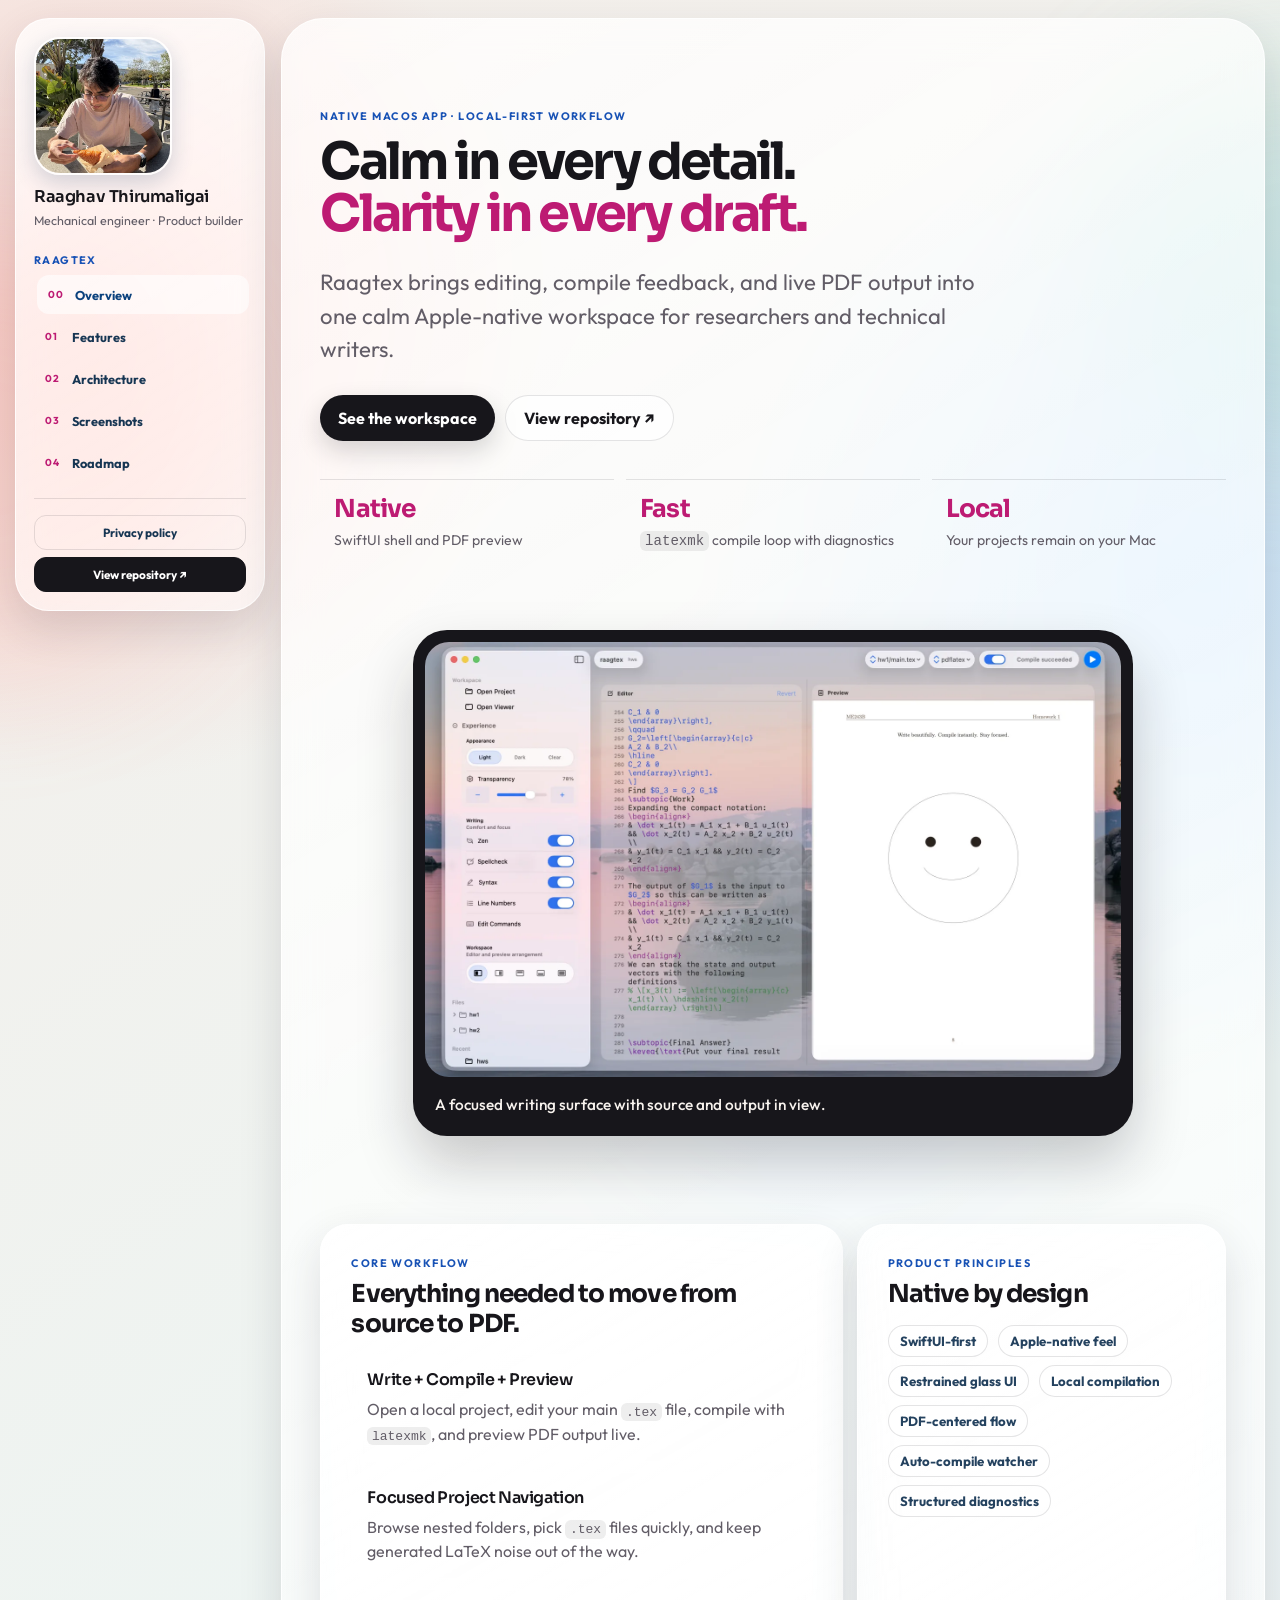
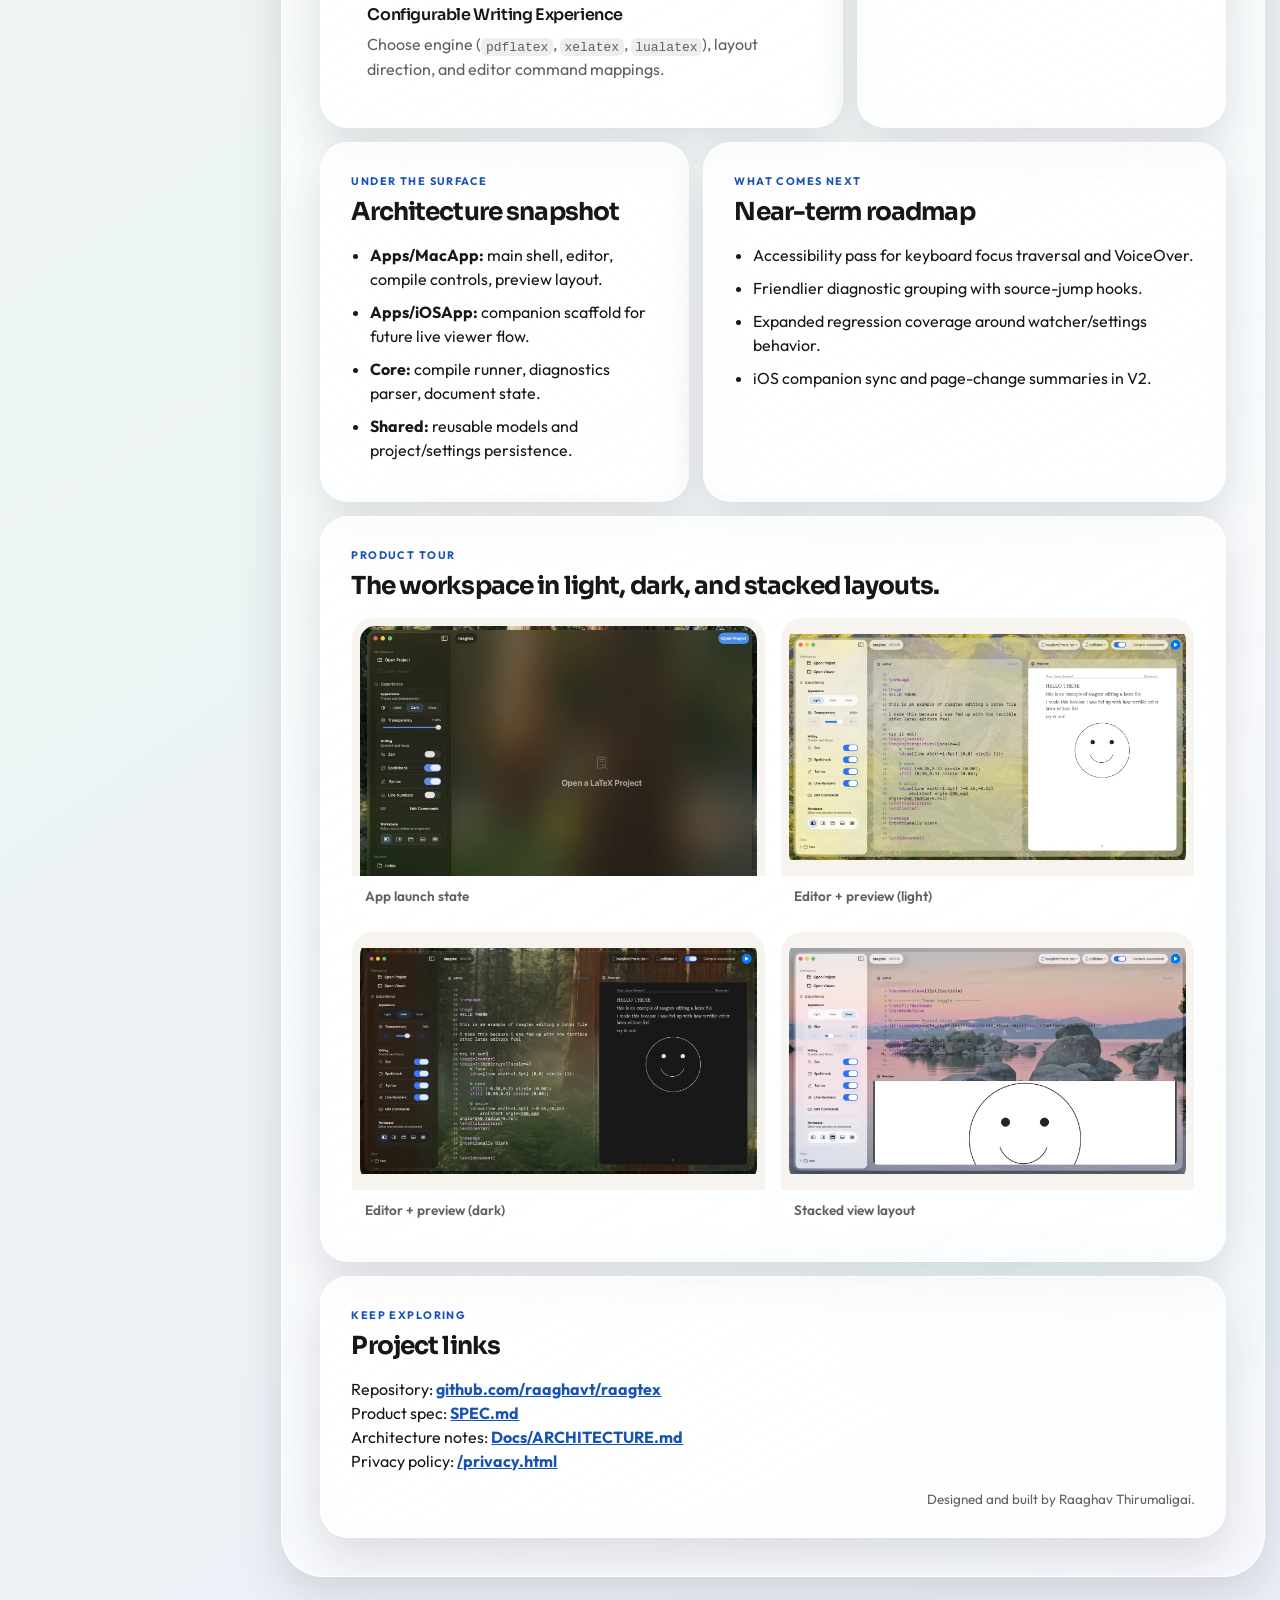
<file: Website/index.html>
<!DOCTYPE html>
<html lang="en">

<head>
  <meta charset="UTF-8" />
  <meta name="viewport" content="width=device-width, initial-scale=1.0" />
  <title>Raagtex | Native LaTeX Cockpit</title>
  <meta name="description" content="Raagtex is a calm, native Apple-first LaTeX cockpit for local writing, compiling, and live PDF preview." />
  <meta property="og:type" content="website" />
  <meta property="og:title" content="Raagtex | Native LaTeX Cockpit" />
  <meta property="og:description" content="Write, compile, and preview local LaTeX projects in one calm native workspace." />
  <meta property="og:url" content="https://raagtex.com/" />
  <meta property="og:image" content="https://raagtex.com/assets/screenshots/hero.webp" />
  <meta name="twitter:card" content="summary_large_image" />
  <meta name="twitter:title" content="Raagtex | Native LaTeX Cockpit" />
  <meta name="twitter:description" content="Write, compile, and preview local LaTeX projects in one calm native workspace." />
  <meta name="twitter:image" content="https://raagtex.com/assets/screenshots/hero.webp" />
  <link rel="preconnect" href="https://fonts.googleapis.com" />
  <link rel="preconnect" href="https://fonts.gstatic.com" crossorigin />
  <link href="https://fonts.googleapis.com/css2?family=Outfit:wght@400;500;600;700&amp;family=Sora:wght@500;700&amp;display=swap" rel="stylesheet" />
  <link rel="stylesheet" href="./styles.css" />
</head>

<body>
  <div class="bg-blobs" aria-hidden="true">
    <div class="blob a"></div>
    <div class="blob b"></div>
    <div class="blob c"></div>
  </div>

  <div class="shell">
    <aside class="nav glass">
      <a class="profile" href="https://raaghavt.com/?rgtx">
        <img class="avatar" src="./assets/profile.webp" alt="Raaghav Thirumaligai" width="480" height="480" />
        <span class="profile-name">Raaghav Thirumaligai</span>
        <span class="profile-role">Mechanical engineer · Product builder</span>
      </a>
      <p class="nav-kicker">Raagtex</p>
      <nav aria-label="Raagtex website">
        <a class="active" href="#overview"><span>00</span>Overview</a>
        <a href="#features"><span>01</span>Features</a>
        <a href="#architecture"><span>02</span>Architecture</a>
        <a href="#screenshots"><span>03</span>Screenshots</a>
        <a href="#roadmap"><span>04</span>Roadmap</a>
      </nav>
      <div class="nav-actions">
        <a href="./privacy.html">Privacy policy</a>
        <a class="nav-primary" href="https://github.com/raaghav-t/raagtex" target="_blank" rel="noopener">View repository ↗</a>
      </div>
    </aside>

    <main class="content glass">
      <section id="overview" class="hero">
        <div class="hero-copy">
          <p class="eyebrow">Native macOS app · Local-first workflow</p>
          <h1>Calm in every detail.<br /><span>Clarity in every draft.</span></h1>
          <p class="hero-lede">
            Raagtex brings editing, compile feedback, and live PDF output into one calm Apple-native workspace for researchers and technical writers.
          </p>
          <div class="hero-actions">
            <a class="button button-primary" href="#screenshots">See the workspace</a>
            <a class="button button-secondary" href="https://github.com/raaghavt/raagtex" target="_blank" rel="noopener">View repository ↗</a>
          </div>
          <div class="kpis">
            <div class="kpi"><strong>Native</strong><span>SwiftUI shell and PDF preview</span></div>
            <div class="kpi"><strong>Fast</strong><span><code>latexmk</code> compile loop with diagnostics</span></div>
            <div class="kpi"><strong>Local</strong><span>Your projects remain on your Mac</span></div>
          </div>
        </div>
        <figure class="hero-media">
          <img src="./assets/screenshots/hero.webp" alt="Raagtex editor and PDF preview on macOS" width="1600" height="1000" />
          <figcaption>A focused writing surface with source and output in view.</figcaption>
        </figure>
      </section>

      <section class="grid" id="features">
        <article class="card glass span-7">
          <p class="section-label">Core workflow</p>
          <h2>Everything needed to move from source to PDF.</h2>
          <a class="preview-link" href="#features">
            <h3>Write + Compile + Preview</h3>
            <p>Open a local project, edit your main <code>.tex</code> file, compile with <code>latexmk</code>, and preview PDF output live.</p>
          </a>
          <a class="preview-link" href="#features">
            <h3>Focused Project Navigation</h3>
            <p>Browse nested folders, pick <code>.tex</code> files quickly, and keep generated LaTeX noise out of the way.</p>
          </a>
          <a class="preview-link" href="#features">
            <h3>Configurable Writing Experience</h3>
            <p>Choose engine (<code>pdflatex</code>, <code>xelatex</code>, <code>lualatex</code>), layout direction, and editor command mappings.</p>
          </a>
        </article>

        <article class="card glass span-5">
          <p class="section-label">Product principles</p>
          <h2>Native by design</h2>
          <span class="tag">SwiftUI-first</span>
          <span class="tag">Apple-native feel</span>
          <span class="tag">Restrained glass UI</span>
          <span class="tag">Local compilation</span>
          <span class="tag">PDF-centered flow</span>
          <span class="tag">Auto-compile watcher</span>
          <span class="tag">Structured diagnostics</span>
        </article>

        <article class="card glass span-5" id="architecture">
          <p class="section-label">Under the surface</p>
          <h2>Architecture snapshot</h2>
          <ul class="clean">
            <li><strong>Apps/MacApp:</strong> main shell, editor, compile controls, preview layout.</li>
            <li><strong>Apps/iOSApp:</strong> companion scaffold for future live viewer flow.</li>
            <li><strong>Core:</strong> compile runner, diagnostics parser, document state.</li>
            <li><strong>Shared:</strong> reusable models and project/settings persistence.</li>
          </ul>
        </article>

        <article class="card glass span-7" id="roadmap">
          <p class="section-label">What comes next</p>
          <h2>Near-term roadmap</h2>
          <ul class="clean">
            <li>Accessibility pass for keyboard focus traversal and VoiceOver.</li>
            <li>Friendlier diagnostic grouping with source-jump hooks.</li>
            <li>Expanded regression coverage around watcher/settings behavior.</li>
            <li>iOS companion sync and page-change summaries in V2.</li>
          </ul>
        </article>

        <article class="card glass span-12" id="screenshots">
          <p class="section-label">Product tour</p>
          <h2>The workspace in light, dark, and stacked layouts.</h2>
          <div class="shots-grid">
            <figure class="shot">
              <div class="shot-media">
                <img src="./assets/screenshots/justLaunched.webp" alt="Raagtex app just launched" width="1400" height="987" loading="lazy" />
              </div>
              <figcaption>App launch state</figcaption>
            </figure>
            <figure class="shot">
              <div class="shot-media">
                <img src="./assets/screenshots/editorLightMode.webp" alt="Raagtex editor and preview in light mode" width="1400" height="798" loading="lazy" />
              </div>
              <figcaption>Editor + preview (light)</figcaption>
            </figure>
            <figure class="shot">
              <div class="shot-media">
                <img src="./assets/screenshots/editorDarkMode.webp" alt="Raagtex editor and preview in dark mode" width="1400" height="798" loading="lazy" />
              </div>
              <figcaption>Editor + preview (dark)</figcaption>
            </figure>
            <figure class="shot">
              <div class="shot-media">
                <img src="./assets/screenshots/stackedView.webp" alt="Raagtex stacked editor and PDF view layout" width="1400" height="798" loading="lazy" />
              </div>
              <figcaption>Stacked view layout</figcaption>
            </figure>
          </div>
        </article>

        <article class="card glass span-12">
          <p class="section-label">Keep exploring</p>
          <h2>Project links</h2>
          <p>
            Repository: <a class="inline" href="https://github.com/raaghavt/raagtex" target="_blank" rel="noopener">github.com/raaghavt/raagtex</a><br />
            Product spec: <a class="inline" href="https://github.com/raaghav-t/raagtex/blob/main/SPEC.md" target="_blank" rel="noopener">SPEC.md</a><br />
            Architecture notes: <a class="inline" href="https://github.com/raaghav-t/raagtex/blob/main/Docs/ARCHITECTURE.md" target="_blank" rel="noopener">Docs/ARCHITECTURE.md</a><br />
            Privacy policy: <a class="inline" href="./privacy.html">/privacy.html</a>
          </p>
          <div class="footer">Designed and built by Raaghav Thirumaligai.</div>
        </article>
      </section>
    </main>
  </div>

  <script src="./script.js"></script>
</body>

</html>
</file>
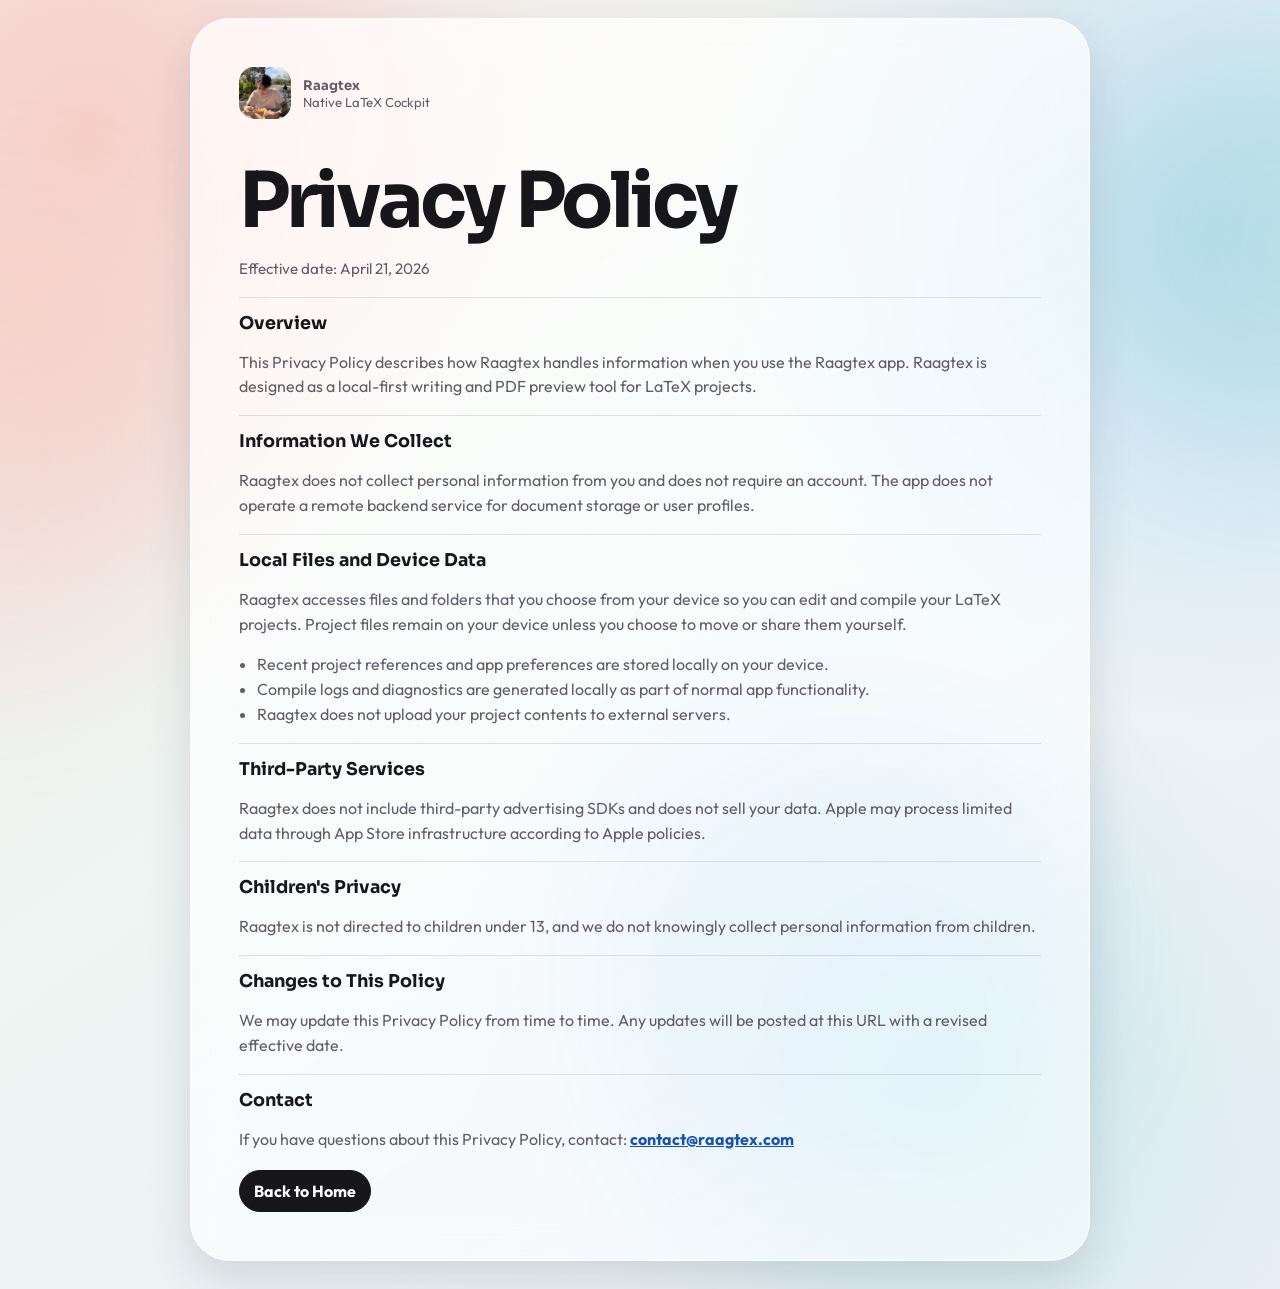
<file: Website/privacy.html>
<!DOCTYPE html>
<html lang="en">

<head>
  <meta charset="UTF-8" />
  <meta name="viewport" content="width=device-width, initial-scale=1.0" />
  <title>Raagtex Privacy Policy</title>
  <meta name="description" content="Privacy Policy for the Raagtex app." />
  <link rel="preconnect" href="https://fonts.googleapis.com" />
  <link rel="preconnect" href="https://fonts.gstatic.com" crossorigin />
  <link href="https://fonts.googleapis.com/css2?family=Outfit:wght@400;500;600;700&amp;family=Sora:wght@500;700&amp;display=swap" rel="stylesheet" />
  <link rel="stylesheet" href="./styles.css" />
  <style>
    .legal-wrap {
      width: min(900px, calc(100% - 30px));
      margin: 18px auto 28px;
    }

    .legal-page {
      border-radius: 40px;
      padding: clamp(22px, 4vw, 48px);
    }

    .legal-brand {
      margin-bottom: 34px;
      display: flex;
      align-items: center;
      gap: 12px;
      color: inherit;
      text-decoration: none;
    }

    .legal-brand img {
      width: 52px;
      height: 52px;
      border-radius: 15px;
      object-fit: cover;
    }

    .legal-brand strong,
    .legal-brand span {
      display: block;
    }

    .legal-brand strong {
      font-family: "Sora", sans-serif;
    }

    .legal-brand span {
      color: var(--ink-soft);
      font-size: 0.82rem;
    }

    .legal-page h1 {
      margin: 0;
      font-family: "Sora", sans-serif;
      font-size: clamp(2.4rem, 6vw, 4.8rem);
      letter-spacing: -0.05em;
    }

    .legal-meta {
      margin-top: 8px;
      color: var(--ink-soft);
      font-size: 0.95rem;
    }

    .legal-page section {
      margin-top: 16px;
      padding-top: 14px;
      border-top: 1px solid var(--line);
    }

    .legal-page h2 {
      margin: 0 0 8px;
      font-family: "Sora", sans-serif;
      font-size: 1.1rem;
    }

    .legal-page p,
    .legal-page li {
      color: var(--ink-soft);
      line-height: 1.55;
    }

    .legal-page ul {
      margin: 0;
      padding-left: 18px;
    }

    .legal-actions {
      margin-top: 18px;
      display: flex;
      gap: 10px;
      flex-wrap: wrap;
    }

    .legal-actions a {
      text-decoration: none;
      padding: 10px 14px;
      border-radius: 999px;
      color: white;
      background: var(--ink);
      border: 1px solid var(--ink);
      font-weight: 700;
    }
  </style>
</head>

<body>
  <div class="bg-blobs" aria-hidden="true">
    <div class="blob a"></div>
    <div class="blob b"></div>
    <div class="blob c"></div>
  </div>

  <div class="legal-wrap">
    <main class="legal-page glass">
      <a class="legal-brand" href="./index.html">
        <img src="./assets/profile.webp" alt="Raaghav Thirumaligai" />
        <span><strong>Raagtex</strong><span>Native LaTeX Cockpit</span></span>
      </a>
      <h1>Privacy Policy</h1>
      <p class="legal-meta">Effective date: April 21, 2026</p>

      <section>
        <h2>Overview</h2>
        <p>
          This Privacy Policy describes how Raagtex handles information when you use the Raagtex app.
          Raagtex is designed as a local-first writing and PDF preview tool for LaTeX projects.
        </p>
      </section>

      <section>
        <h2>Information We Collect</h2>
        <p>
          Raagtex does not collect personal information from you and does not require an account.
          The app does not operate a remote backend service for document storage or user profiles.
        </p>
      </section>

      <section>
        <h2>Local Files and Device Data</h2>
        <p>
          Raagtex accesses files and folders that you choose from your device so you can edit and compile your LaTeX projects.
          Project files remain on your device unless you choose to move or share them yourself.
        </p>
        <ul>
          <li>Recent project references and app preferences are stored locally on your device.</li>
          <li>Compile logs and diagnostics are generated locally as part of normal app functionality.</li>
          <li>Raagtex does not upload your project contents to external servers.</li>
        </ul>
      </section>

      <section>
        <h2>Third-Party Services</h2>
        <p>
          Raagtex does not include third-party advertising SDKs and does not sell your data.
          Apple may process limited data through App Store infrastructure according to Apple policies.
        </p>
      </section>

      <section>
        <h2>Children's Privacy</h2>
        <p>
          Raagtex is not directed to children under 13, and we do not knowingly collect personal information from children.
        </p>
      </section>

      <section>
        <h2>Changes to This Policy</h2>
        <p>
          We may update this Privacy Policy from time to time. Any updates will be posted at this URL with a revised effective date.
        </p>
      </section>

      <section>
        <h2>Contact</h2>
        <p>
          If you have questions about this Privacy Policy, contact: <a class="inline" href="mailto:contact@raagtex.com">contact@raagtex.com</a>
        </p>
      </section>

      <div class="legal-actions">
        <a href="./index.html">Back to Home</a>
      </div>
    </main>
  </div>

  <script src="./script.js"></script>
</body>

</html>
</file>
<file: Website/styles.css>
:root {
  --ink: #17161b;
  --ink-soft: #625d67;
  --paper: #f5efe9;
  --surface: rgba(255, 255, 255, 0.58);
  --surface-strong: rgba(255, 255, 255, 0.76);
  --line: rgba(34, 32, 40, 0.12);
  --line-light: rgba(255, 255, 255, 0.8);
  --shadow: rgba(39, 46, 58, 0.14);
  --pink: #bd1b73;
  --blue: #1852b5;
  --navy: #173653;
  --green: #087c69;
}

* { box-sizing: border-box; }

html { scroll-behavior: smooth; }

html,
body {
  margin: 0;
  min-height: 100%;
}

body {
  color: var(--ink);
  background:
    radial-gradient(circle at 7% 10%, rgba(255, 146, 139, 0.35), transparent 29rem),
    radial-gradient(circle at 94% 18%, rgba(111, 182, 255, 0.3), transparent 31rem),
    radial-gradient(circle at 76% 86%, rgba(121, 220, 201, 0.24), transparent 27rem),
    linear-gradient(145deg, #f5eee9 0%, #edf5f3 48%, #eceef8 100%);
  font-family: "Outfit", sans-serif;
  overflow-x: hidden;
}

a { color: inherit; }

.bg-blobs {
  position: fixed;
  inset: 0;
  z-index: -1;
  pointer-events: none;
}

.blob {
  position: absolute;
  border-radius: 50%;
  filter: blur(70px);
  opacity: 0.2;
}

.blob.a { width: 28rem; height: 28rem; left: -15rem; top: 25%; background: #ff9f91; }
.blob.b { width: 25rem; height: 25rem; right: -13rem; top: 5%; background: #68c8b6; }
.blob.c { width: 30rem; height: 30rem; right: 16%; bottom: -18rem; background: #7ba9ff; }

.shell {
  width: min(1440px, calc(100% - 30px));
  margin: 18px auto 28px;
  display: grid;
  grid-template-columns: 250px minmax(0, 1fr);
  gap: 16px;
  align-items: start;
}

.glass {
  border: 1px solid var(--line-light);
  background: linear-gradient(150deg, var(--surface-strong), var(--surface));
  box-shadow: 0 18px 44px var(--shadow);
  backdrop-filter: blur(18px) saturate(135%);
  -webkit-backdrop-filter: blur(18px) saturate(135%);
}

.nav {
  position: sticky;
  top: 14px;
  max-height: calc(100svh - 28px);
  padding: 18px;
  border-radius: 34px;
  overflow-y: auto;
}

.profile {
  display: block;
  color: inherit;
  text-decoration: none;
}

.avatar {
  width: 138px;
  height: 138px;
  display: block;
  object-fit: cover;
  border: 2px solid rgba(255, 255, 255, 0.78);
  border-radius: 26px;
  box-shadow: 0 8px 22px rgba(31, 66, 104, 0.2);
}

.profile-name {
  margin: 12px 0 5px;
  display: block;
  font: 600 1.02rem/1.2 "Sora", sans-serif;
  letter-spacing: -0.025em;
}

.profile-role {
  display: block;
  color: var(--ink-soft);
  font-size: 0.78rem;
  line-height: 1.4;
}

.nav-kicker,
.eyebrow,
.section-label {
  color: var(--blue);
  font-size: 0.68rem;
  font-weight: 700;
  letter-spacing: 0.13em;
  text-transform: uppercase;
}

.nav-kicker { margin: 24px 0 8px; }
.eyebrow { margin: 0 0 13px; }
.section-label { margin: 0 0 8px; }

.nav nav {
  display: flex;
  flex-direction: column;
  gap: 3px;
}

.nav nav a {
  min-height: 39px;
  padding: 9px 11px;
  display: grid;
  grid-template-columns: 27px 1fr;
  align-items: center;
  border-radius: 12px;
  color: var(--navy);
  font-size: 0.8rem;
  font-weight: 700;
  text-decoration: none;
  transition: transform 180ms ease, background 180ms ease, color 180ms ease;
}

.nav nav a span {
  color: var(--pink);
  font-size: 0.63rem;
  letter-spacing: 0.08em;
}

.nav nav a:hover,
.nav nav a:focus-visible,
.nav nav a.active {
  color: #0b417d;
  background: rgba(255, 255, 255, 0.6);
  outline: none;
  transform: translateX(3px);
}

.nav-actions {
  margin-top: 16px;
  padding-top: 16px;
  display: grid;
  gap: 7px;
  border-top: 1px solid var(--line);
}

.nav-actions a {
  padding: 9px 10px;
  border: 1px solid var(--line);
  border-radius: 12px;
  color: var(--navy);
  font-size: 0.74rem;
  font-weight: 700;
  text-align: center;
  text-decoration: none;
}

.nav-actions .nav-primary { border-color: var(--ink); background: var(--ink); color: white; }

.content {
  min-width: 0;
  padding: clamp(18px, 3vw, 42px);
  border-radius: 42px;
  overflow: hidden;
}

.hero {
  min-height: 76vh;
  padding: clamp(28px, 4vw, 54px) 0 clamp(48px, 7vw, 88px);
  display: grid;
  grid-template-columns: minmax(0, 1.05fr) minmax(320px, 0.75fr);
  gap: clamp(26px, 4vw, 64px);
  align-items: center;
}

.hero-copy,
.hero-media,
.grid > *,
.shot,
.shot-media {
  min-width: 0;
}

.hero h1 {
  max-width: 820px;
  margin: 0;
  font: 700 clamp(2.25rem, 4vw, 4.15rem)/1.02 "Sora", sans-serif;
  letter-spacing: -0.055em;
}

.hero h1 span { color: var(--pink); }

.hero-lede {
  max-width: 680px;
  margin: 26px 0 0;
  color: var(--ink-soft);
  font-size: clamp(1.08rem, 1.8vw, 1.38rem);
  line-height: 1.52;
}

.hero-actions {
  margin-top: 28px;
  display: flex;
  flex-wrap: wrap;
  gap: 10px;
}

.button {
  min-height: 46px;
  padding: 11px 18px;
  display: inline-flex;
  align-items: center;
  justify-content: center;
  border-radius: 999px;
  font-weight: 700;
  text-decoration: none;
  transition: transform 180ms ease, box-shadow 180ms ease;
}

.button:hover,
.button:focus-visible { transform: translateY(-2px); }
.button-primary { background: var(--ink); color: white; box-shadow: 0 10px 24px rgba(23,22,27,0.17); }
.button-secondary { border: 1px solid var(--line); background: rgba(255,255,255,0.66); }

.kpis {
  margin-top: 38px;
  display: grid;
  grid-template-columns: repeat(3, minmax(0, 1fr));
  gap: 12px;
}

.kpi {
  min-height: 100px;
  padding: 15px 14px;
  border-top: 1px solid var(--line);
}

.kpi strong {
  display: block;
  color: var(--pink);
  font: 700 clamp(1.2rem, 2vw, 1.55rem)/1.15 "Sora", sans-serif;
  letter-spacing: -0.035em;
}

.kpi span { display: block; margin-top: 8px; color: var(--ink-soft); font-size: 0.88rem; line-height: 1.4; }

.hero-media {
  width: 100%;
  max-width: 860px;
  justify-self: center;
  margin: 0;
  padding: 12px;
  border-radius: 34px;
  background: #17161b;
  box-shadow: 0 28px 56px rgba(23,22,27,0.22);
  overflow: hidden;
}

.hero-media img {
  width: 100%;
  max-width: 100%;
  height: auto;
  aspect-ratio: 8 / 5;
  display: block;
  object-fit: cover;
  border-radius: 24px;
}

.hero-media figcaption {
  padding: 18px 10px 8px;
  color: #f7f2ed;
  font-size: clamp(0.92rem, 1.2vw, 1.08rem);
  font-weight: 500;
  line-height: 1.35;
}

.grid {
  display: grid;
  grid-template-columns: repeat(12, minmax(0, 1fr));
  gap: 14px;
}

.card {
  padding: clamp(20px, 2.5vw, 30px);
  border-radius: 28px;
}

.card h2 {
  margin: 0 0 16px;
  font: 700 clamp(1.15rem, 2vw, 1.55rem)/1.2 "Sora", sans-serif;
  letter-spacing: -0.035em;
}

.card p,
.card li { line-height: 1.5; }

.preview-link {
  margin-top: 10px;
  padding: 15px;
  display: block;
  border: 1px solid var(--line-light);
  border-radius: 18px;
  background: rgba(255,255,255,0.48);
  color: inherit;
  text-decoration: none;
  transition: transform 180ms ease, background 180ms ease, box-shadow 180ms ease;
}

.preview-link:hover,
.preview-link:focus-visible {
  background: rgba(255,255,255,0.76);
  box-shadow: 0 14px 28px rgba(37,48,61,0.09);
  transform: translateY(-2px);
}

.preview-link h3 { margin: 0 0 6px; font: 600 1rem/1.3 "Sora", sans-serif; letter-spacing: -0.025em; }
.preview-link p { margin: 0; color: var(--ink-soft); }

.tag {
  margin: 0 7px 8px 0;
  padding: 7px 11px;
  display: inline-block;
  border: 1px solid var(--line);
  border-radius: 999px;
  background: rgba(255,255,255,0.58);
  color: #24425f;
  font-size: 0.83rem;
  font-weight: 700;
}

ul.clean { margin: 0; padding-left: 19px; }
ul.clean li { margin-bottom: 9px; }

.shots-grid {
  display: grid;
  grid-template-columns: repeat(2, minmax(0, 1fr));
  gap: 14px;
}

.shot {
  margin: 0;
  border: 1px solid var(--line-light);
  border-radius: 22px;
  background: rgba(255,255,255,0.48);
  overflow: hidden;
}

.shot-media {
  aspect-ratio: 16 / 10;
  padding: 8px;
  display: grid;
  place-items: center;
  background: #f7f3ef;
  overflow: hidden;
}

.shot img {
  width: 100%;
  max-width: 100%;
  height: 100%;
  display: block;
  object-fit: contain;
  border-radius: 15px;
}
.shot figcaption { padding: 11px 13px; color: var(--ink-soft); font-size: 0.85rem; font-weight: 600; }

.span-5 { grid-column: span 5; }
.span-7 { grid-column: span 7; }
.span-12 { grid-column: span 12; }

.footer { margin-top: 18px; color: var(--ink-soft); font-size: 0.84rem; text-align: right; }
a.inline { color: var(--blue); font-weight: 700; }
code { padding: 0.12em 0.35em; border-radius: 6px; background: rgba(20,19,26,0.07); }

.reveal {
  opacity: 0;
  transform: translateY(16px);
  transition: opacity 500ms ease, transform 500ms ease;
}

.reveal.visible { opacity: 1; transform: none; }

@media (max-width: 1320px) {
  .hero { min-height: 0; grid-template-columns: 1fr; }
  .hero-media { width: min(720px, 100%); transform: none; }
}

@media (max-width: 980px) {
  .shell { width: calc(100% - 16px); margin: 8px auto 24px; grid-template-columns: 1fr; gap: 8px; }
  .nav { z-index: 30; top: 8px; max-height: none; padding: 7px 9px; display: flex; align-items: center; gap: 7px; border-radius: 24px; overflow-x: auto; overflow-y: hidden; }
  .profile { flex: 0 0 auto; display: flex; align-items: center; }
  .avatar { width: 40px; height: 40px; border-radius: 12px; }
  .profile-name, .profile-role, .nav-kicker, .nav-actions { display: none; }
  .nav nav { margin-left: auto; flex-direction: row; gap: 2px; }
  .nav nav a { width: 38px; height: 38px; min-height: 38px; padding: 0; grid-template-columns: 1fr; place-items: center; font-size: 0; }
  .nav nav a span { font-size: 0.64rem; }
  .content { border-radius: 30px; }
  .kpis { grid-template-columns: 1fr; }
  .span-5, .span-7, .span-12 { grid-column: span 12; }
}

@media (max-width: 700px) {
  .content { padding: 14px; }
  .hero { padding-top: 36px; }
  .hero h1 { font-size: clamp(2rem, 9.5vw, 2.8rem); }
  .card { border-radius: 24px; }
  .shots-grid { grid-template-columns: 1fr; }
}

@media (prefers-reduced-motion: reduce) {
  html { scroll-behavior: auto; }
  *, *::before, *::after { transition: none !important; }
  .reveal { opacity: 1; transform: none; }
}
</file>
